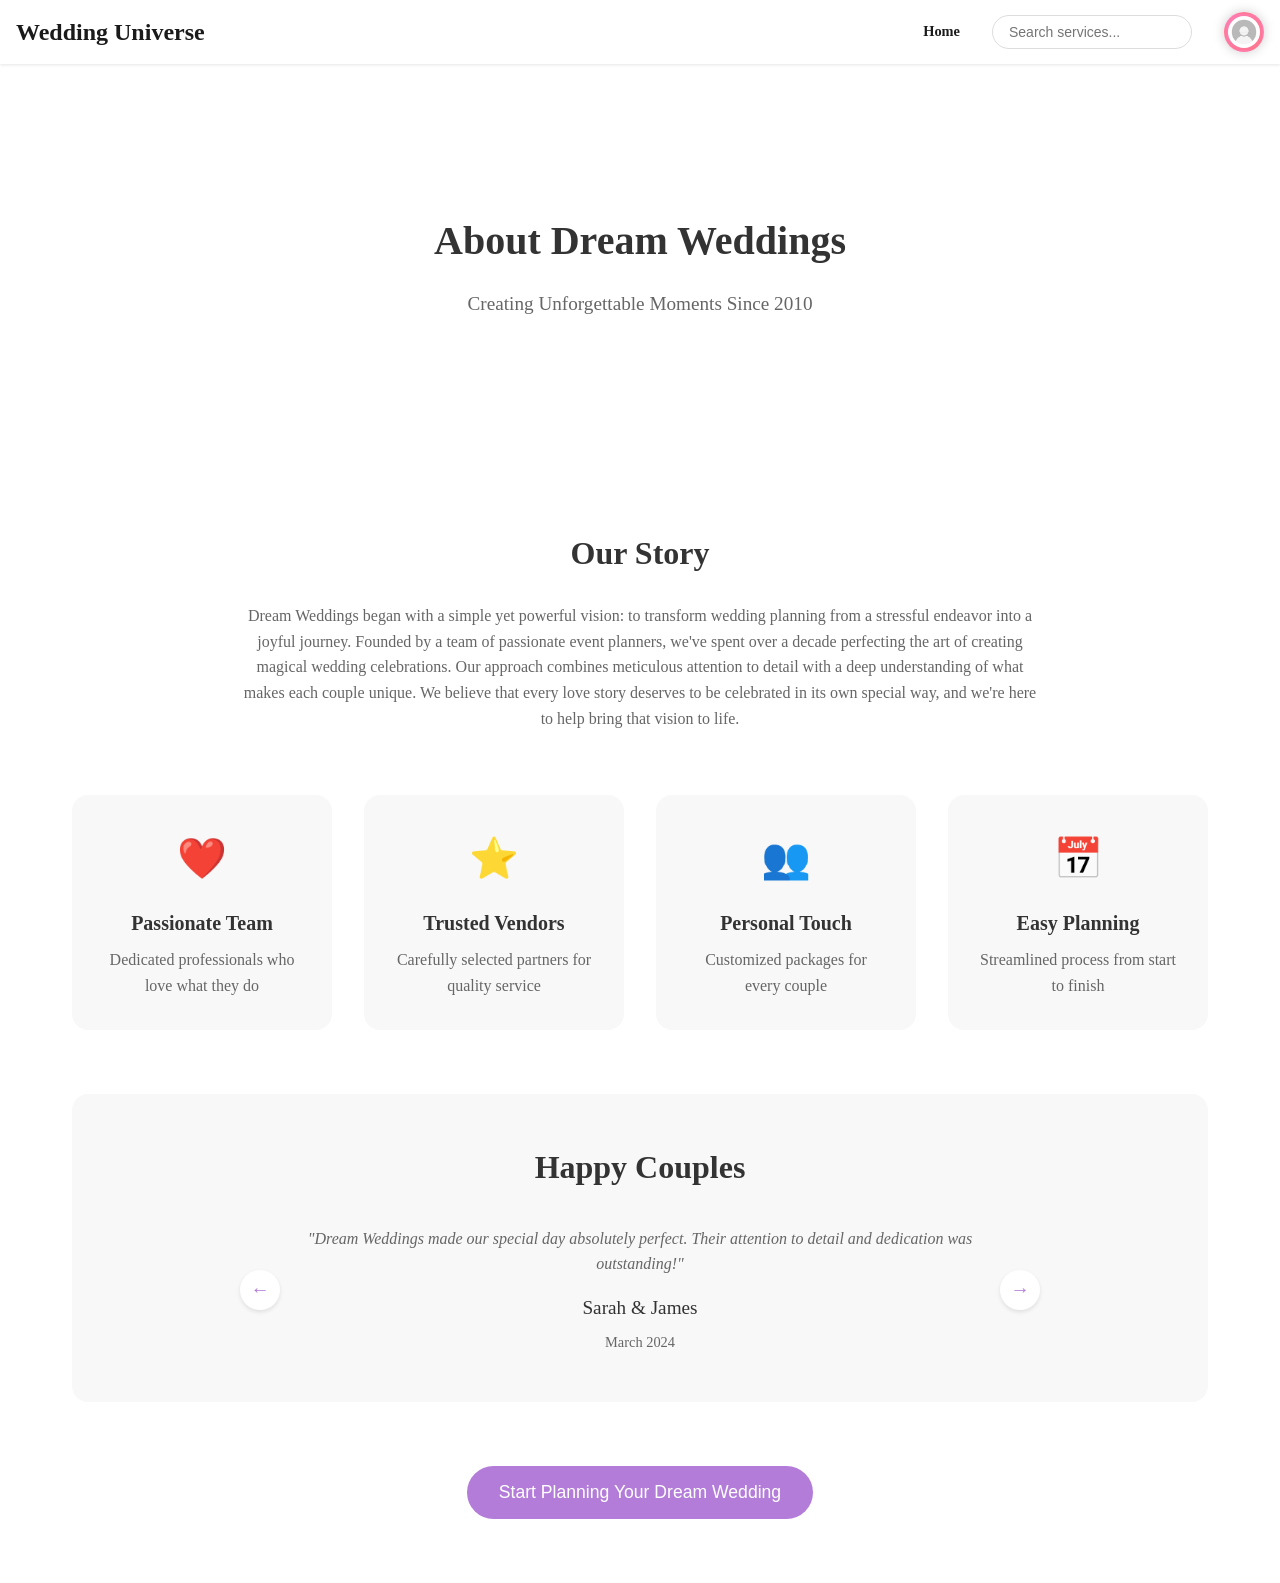
<file: CGP/target/CGP-1.0-SNAPSHOT/footer/Aboutus.html>
<!DOCTYPE html>
<html lang="en">
    <head>
        <meta charset="UTF-8" />
        <meta name="viewport" content="width=device-width, initial-scale=1.0" />
        <title>About Us - Dream Weddings</title>
        <link rel="stylesheet" href="about.css">
    </head>
    <body>
        <nav class="navbar">
            <div class="nav-container">
                <h1 class="logo">Wedding Universe</h1>
                <div class="nav-links">
                    <a href="../index.jsp" class="nav-link active">Home</a>
                    <div class="search-container">
                        <input type="text" placeholder="Search services..." class="search-input">
                        <i class="lucide lucide-search search-icon"></i>
                    </div>
                    <div class="profile-icon">
                        <img src="[data-uri]" alt="Profile" class="profile-image">
                    </div>
                </div>
            </div>
        </nav>
        <div class="container">
            <!-- Hero Banner -->
            <div class="hero-banner">
                <div class="hero-content">
                    <h1>About Dream Weddings</h1>
                    <p>Creating Unforgettable Moments Since 2010</p>
                </div>
            </div>

            <!-- Our Story Section -->
            <div class="main-content">
                <div class="story-section">
                    <h2>Our Story</h2>
                    <p>
                        Dream Weddings began with a simple yet powerful vision: to transform wedding planning from a stressful endeavor into a joyful journey. Founded by a team of passionate event planners, we've spent over a decade perfecting the art of creating magical wedding celebrations. Our approach combines meticulous attention to detail with a deep understanding of what makes each couple unique. We believe that every love story deserves to be celebrated in its own special way, and we're here to help bring that vision to life.
                    </p>
                </div>

                <!-- Why Choose Us Section -->
                <div class="features-grid">
                    <div class="feature-card">
                        <div class="icon">❤️</div>
                        <h3>Passionate Team</h3>
                        <p>Dedicated professionals who love what they do</p>
                    </div>
                    <div class="feature-card">
                        <div class="icon">⭐</div>
                        <h3>Trusted Vendors</h3>
                        <p>Carefully selected partners for quality service</p>
                    </div>
                    <div class="feature-card">
                        <div class="icon">👥</div>
                        <h3>Personal Touch</h3>
                        <p>Customized packages for every couple</p>
                    </div>
                    <div class="feature-card">
                        <div class="icon">📅</div>
                        <h3>Easy Planning</h3>
                        <p>Streamlined process from start to finish</p>
                    </div>
                </div>

                <!-- Testimonials Section -->
                <div class="testimonials-section">
                    <h2>Happy Couples</h2>
                    <div class="testimonial-slider">
                        <button id="prevButton" class="slider-button prev">←</button>
                        <div id="testimonialContent" class="testimonial-content">
                            <!-- Testimonial content will be inserted here by JavaScript -->
                        </div>
                        <button id="nextButton" class="slider-button next">→</button>
                    </div>
                </div>

                <!-- CTA Section -->
                <div class="cta-section">
                    <button class="cta-button">
                        Start Planning Your Dream Wedding
                    </button>
                </div>
            </div>
        </div>
        <script src="about.js"></script>
    </body>
</html>
</file>
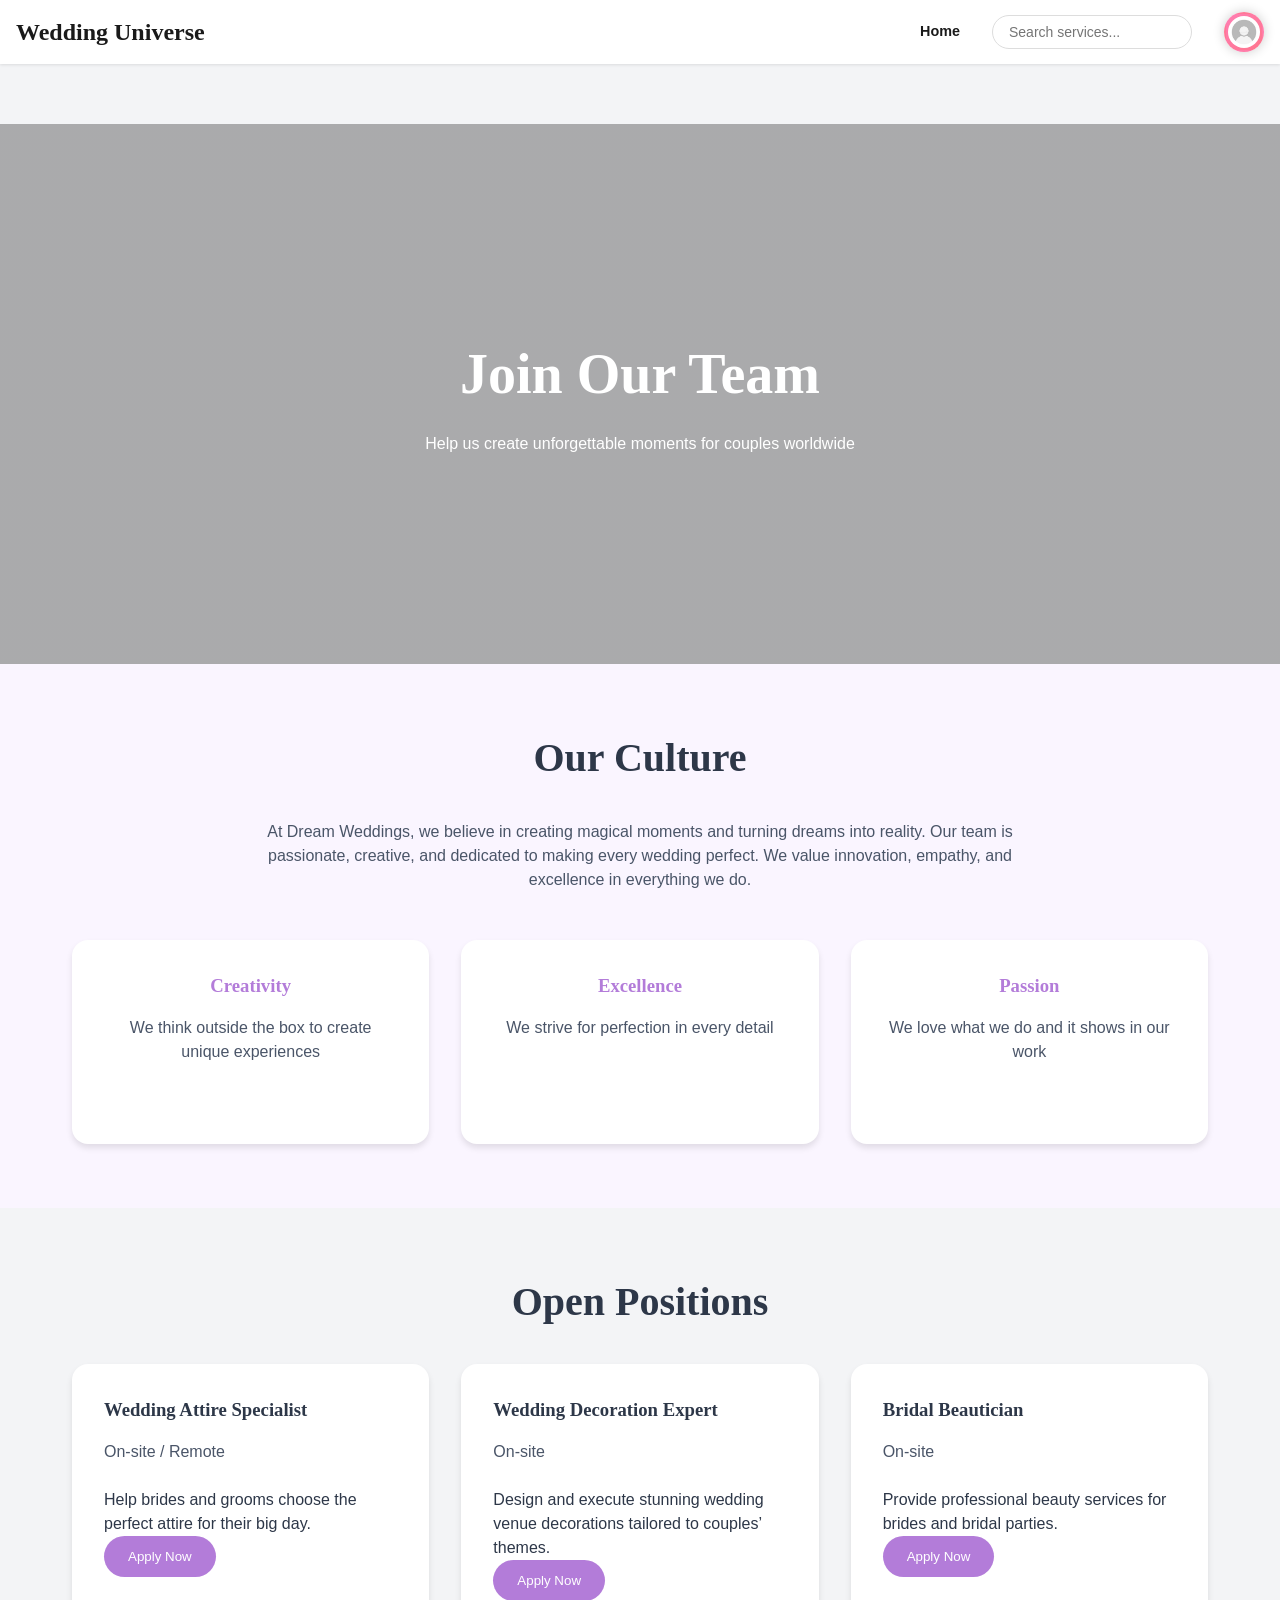
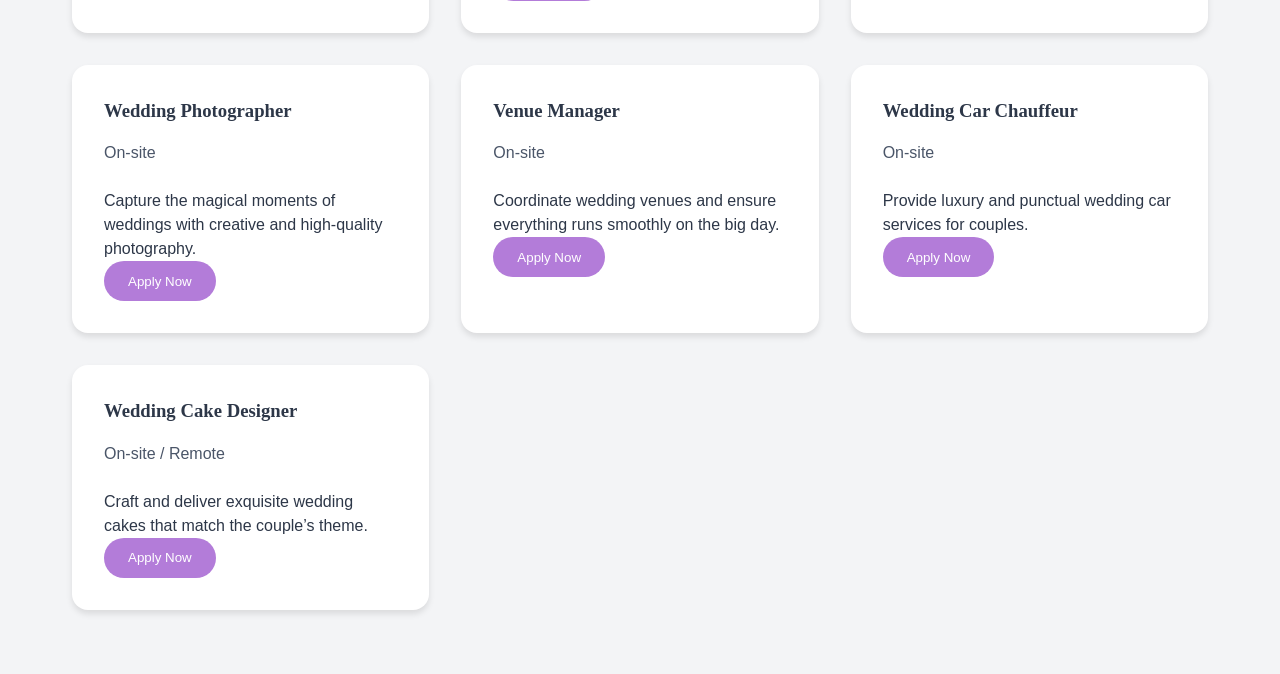
<file: CGP/target/CGP-1.0-SNAPSHOT/footer/Careers.html>
<!doctype html>
<html lang="en">
    <head>
        <meta charset="UTF-8" />
        <link rel="icon" type="image/svg+xml" href="/vite.svg" />
        <meta name="viewport" content="width=device-width, initial-scale=1.0" />
        <title>Careers - Dream Weddings</title>
        <link rel="stylesheet" href="careers.css">
    </head>
    <body>
        <nav class="navbar">
            <div class="nav-container">
                <h1 class="logo">Wedding Universe</h1>
                <div class="nav-links">
                    <a href="../index.jsp" class="nav-link active">Home</a>
                    <div class="search-container">
                        <input type="text" placeholder="Search services..." class="search-input">
                        <i class="lucide lucide-search search-icon"></i>
                    </div>
                    <div class="profile-icon">
                        <img src="[data-uri]" alt="Profile" class="profile-image">
                    </div>
                </div>
            </div>
        </nav>

        <main>
            <section class="hero">
                <div class="hero-content">
                    <h1>Join Our Team</h1>
                    <p>Help us create unforgettable moments for couples worldwide</p>
                </div>
            </section>

            <section class="culture">
                <div class="container">
                    <h2>Our Culture</h2>
                    <p>At Dream Weddings, we believe in creating magical moments and turning dreams into reality. Our team is passionate, creative, and dedicated to making every wedding perfect. We value innovation, empathy, and excellence in everything we do.</p>

                    <div class="values">
                        <div class="value-card">
                            <h3>Creativity</h3>
                            <p>We think outside the box to create unique experiences</p>
                        </div>
                        <div class="value-card">
                            <h3>Excellence</h3>
                            <p>We strive for perfection in every detail</p>
                        </div>
                        <div class="value-card">
                            <h3>Passion</h3>
                            <p>We love what we do and it shows in our work</p>
                        </div>
                    </div>
                </div>
            </section>

            <section class="open-positions">
                <div class="container">
                    <h2>Open Positions</h2>
                    <div id="positions" class="positions-grid">
                        <!-- Positions will be populated by JavaScript -->
                    </div>
                </div>
            </section>
        </main>

        <script type="module" src="careers.js"></script>
    </body>
</html>
</file>
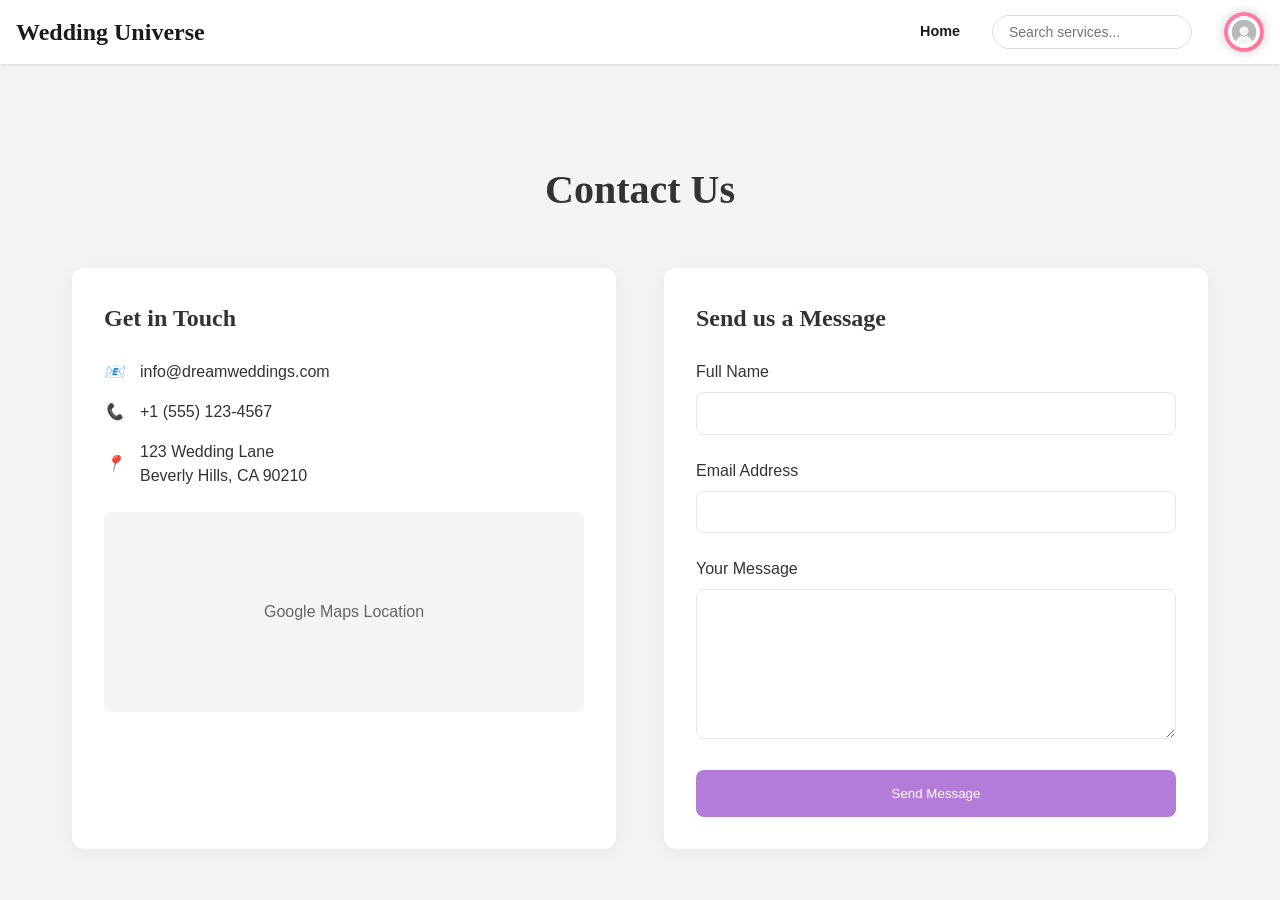
<file: CGP/target/CGP-1.0-SNAPSHOT/footer/Contactus.html>
<!doctype html>
<html>
    <head>
        <meta charset="UTF-8" />
        <link rel="icon" type="image/svg+xml" href="/vite.svg" />
        <meta name="viewport" content="width=device-width, initial-scale=1.0" />
        <title>Dream Weddings - Contact Us</title>
        <link rel="stylesheet" href="contact.css">
    </head>
    <body>
        <nav class="navbar">
            <div class="nav-container">
                <h1 class="logo">Wedding Universe</h1>
                <div class="nav-links">
                    <a href="../index.jsp" class="nav-link active">Home</a>
                    <div class="search-container">
                        <input type="text" placeholder="Search services..." class="search-input">
                        <i class="lucide lucide-search search-icon"></i>
                    </div>
                    <div class="profile-icon">
                        <img src="[data-uri]" alt="Profile" class="profile-image">
                    </div>
                </div>
            </div>
        </nav>
        <div class="container">
            <h1 class="page-title">Contact Us</h1>

            <div class="contact-grid">
                <div class="contact-info">
                    <h2 class="info-title">Get in Touch</h2>
                    <div class="info-item">
                        <i>📧</i>
                        <p>info@dreamweddings.com</p>
                    </div>
                    <div class="info-item">
                        <i>📞</i>
                        <p>+1 (555) 123-4567</p>
                    </div>
                    <div class="info-item">
                        <i>📍</i>
                        <p>123 Wedding Lane<br>Beverly Hills, CA 90210</p>
                    </div>
                    <div class="map-placeholder">
                        Google Maps Location
                    </div>
                </div>

                <div class="contact-form">
                    <h2 class="info-title">Send us a Message</h2>
                    <form id="contactForm">
                        <div class="form-group">
                            <label class="form-label" for="name">Full Name</label>
                            <input type="text" id="name" class="form-input" required>
                        </div>

                        <div class="form-group">
                            <label class="form-label" for="email">Email Address</label>
                            <input type="email" id="email" class="form-input" required>
                        </div>

                        <div class="form-group">
                            <label class="form-label" for="message">Your Message</label>
                            <textarea id="message" class="form-textarea" required></textarea>
                        </div>

                        <button type="submit" class="submit-btn">Send Message</button>
                    </form>
                </div>
            </div>
        </div>
        <div id="app"></div>
        <script type="module" src="contact.js"></script>
    </body>
</html>
</file>
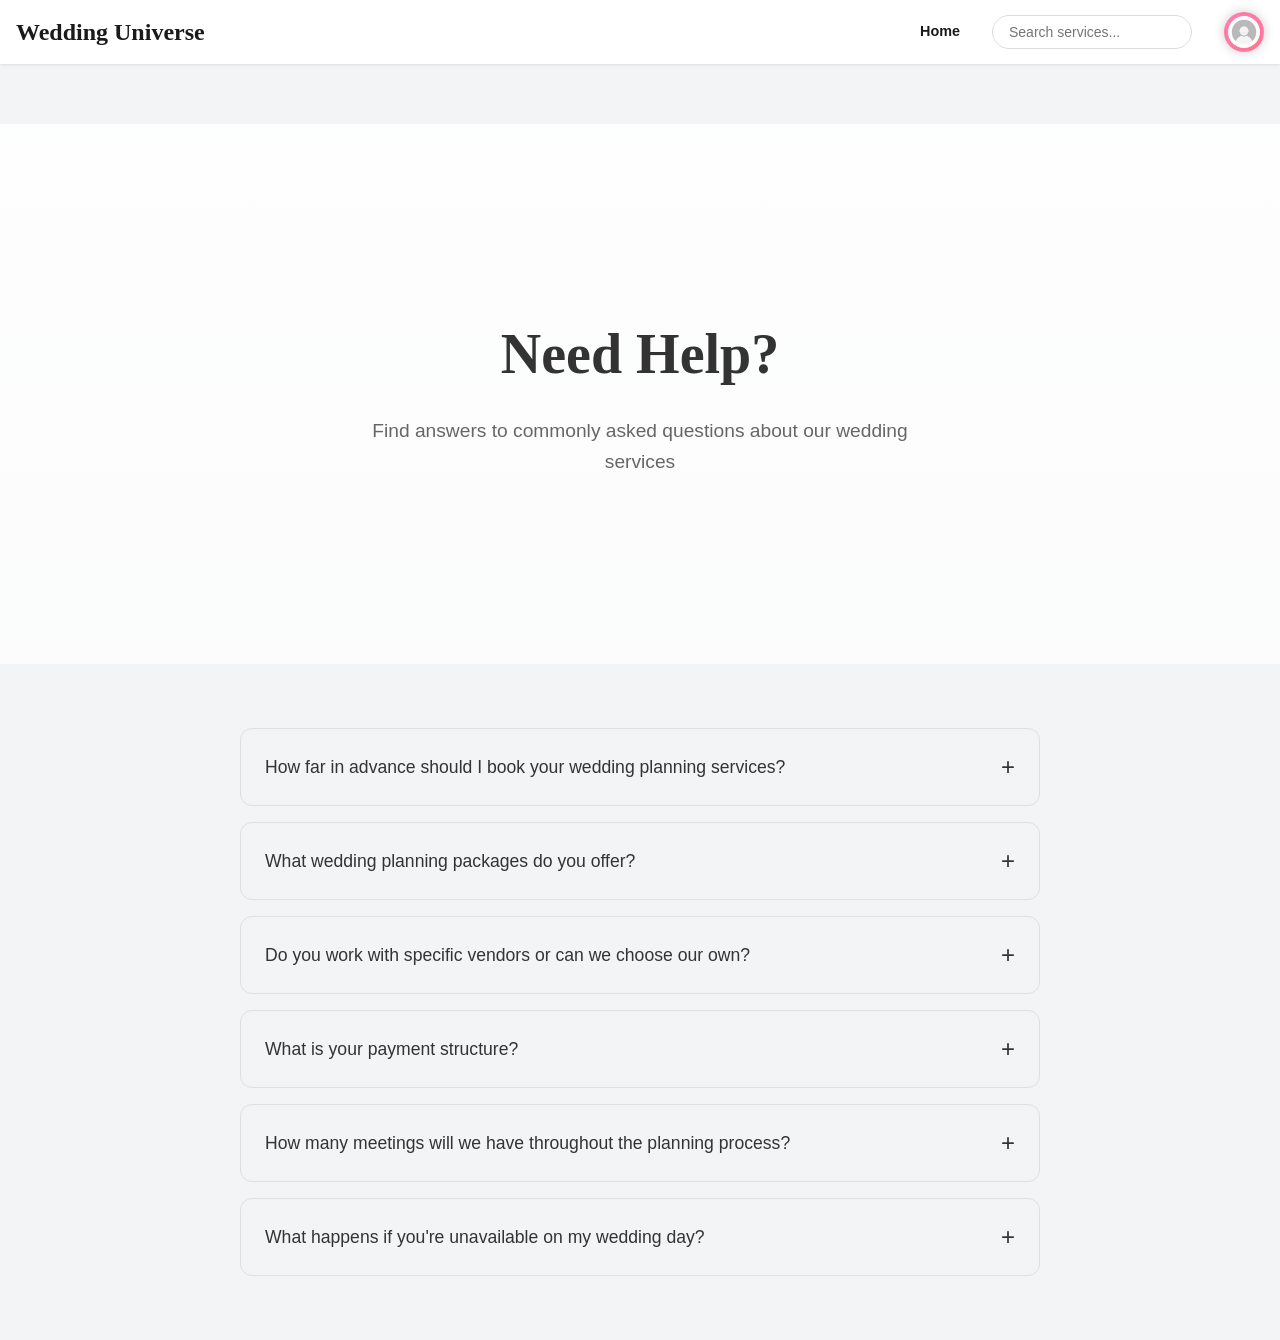
<file: CGP/target/CGP-1.0-SNAPSHOT/footer/FAQ.html>
<!doctype html>
<html lang="en">
  <head>
    <meta charset="UTF-8" />
    <link rel="icon" type="image/svg+xml" href="/vite.svg" />
    <meta name="viewport" content="width=device-width, initial-scale=1.0" />
    <title>FAQ - Dream Weddings</title>
    <link rel="stylesheet" href="FAQ.css">
  </head>
  <body>
        <nav class="navbar">
            <div class="nav-container">
                <h1 class="logo">Wedding Universe</h1>
                <div class="nav-links">
                    <a href="../index.jsp" class="nav-link active">Home</a>
                    <div class="search-container">
                        <input type="text" placeholder="Search services..." class="search-input">
                        <i class="lucide lucide-search search-icon"></i>
                    </div>
                    <div class="profile-icon">
                        <img src="[data-uri]" alt="Profile" class="profile-image">
                    </div>
                </div>
            </div>
        </nav>

    <header class="hero">
      <div class="hero-content">
        <h1>Need Help?</h1>
        <p>Find answers to commonly asked questions about our wedding services</p>
      </div>
    </header>

    <main class="faq-section">
      <div class="container">
        <div class="faq-list">
          <div class="faq-item">
            <button class="faq-question">
              How far in advance should I book your wedding planning services?
              <span class="icon">+</span>
            </button>
            <div class="faq-answer">
              <p>We recommend booking our services 12-18 months before your wedding date. This gives us ample time to plan and coordinate all aspects of your special day. However, we also accommodate shorter timelines when possible.</p>
            </div>
          </div>

          <div class="faq-item">
            <button class="faq-question">
              What wedding planning packages do you offer?
              <span class="icon">+</span>
            </button>
            <div class="faq-answer">
              <p>We offer three main packages: Full Service Planning, Partial Planning, and Month-of Coordination. Each package can be customized to meet your specific needs and budget.</p>
            </div>
          </div>

          <div class="faq-item">
            <button class="faq-question">
              Do you work with specific vendors or can we choose our own?
              <span class="icon">+</span>
            </button>
            <div class="faq-answer">
              <p>While we have a network of trusted vendors, you're welcome to choose your own. We're happy to work with any professional vendors that align with your vision and budget.</p>
            </div>
          </div>

          <div class="faq-item">
            <button class="faq-question">
              What is your payment structure?
              <span class="icon">+</span>
            </button>
            <div class="faq-answer">
              <p>We require a 25% deposit to secure your date, with the remaining balance split into manageable installments leading up to your wedding day. We accept various payment methods for your convenience.</p>
            </div>
          </div>

          <div class="faq-item">
            <button class="faq-question">
              How many meetings will we have throughout the planning process?
              <span class="icon">+</span>
            </button>
            <div class="faq-answer">
              <p>The number of meetings varies by package, but typically includes an initial consultation, regular planning sessions, vendor meetings, and final detail reviews. We're also available via email and phone throughout the process.</p>
            </div>
          </div>

          <div class="faq-item">
            <button class="faq-question">
              What happens if you're unavailable on my wedding day?
              <span class="icon">+</span>
            </button>
            <div class="faq-answer">
              <p>We have a team of experienced coordinators and always have a backup planner familiar with your wedding details. You can rest assured that your day will be in capable hands.</p>
            </div>
          </div>
        </div>
      </div>
    </main>

    <script type="module" src="FAQ.js"></script>
  </body>
</html>
</file>
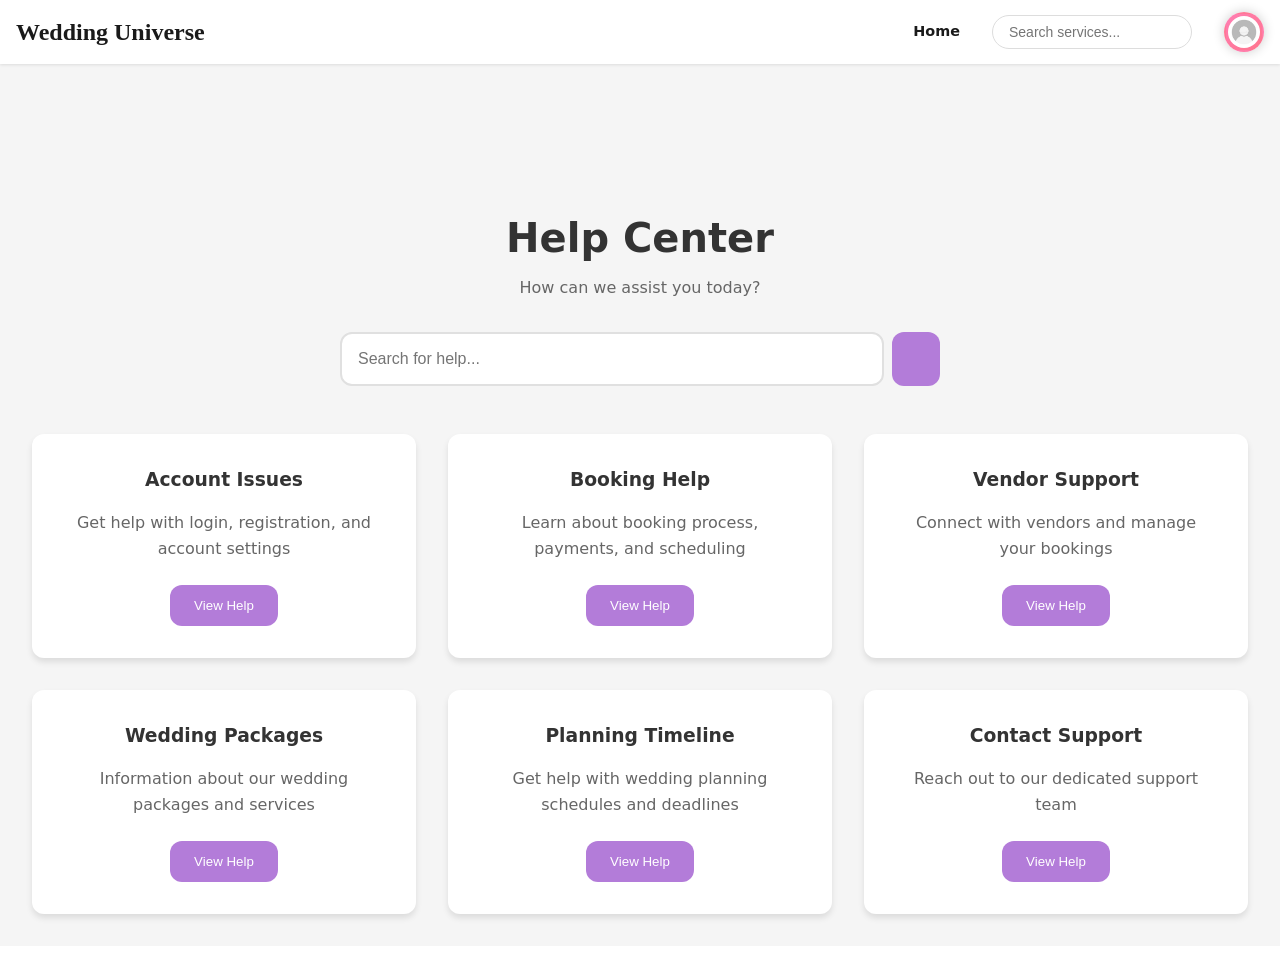
<file: CGP/target/CGP-1.0-SNAPSHOT/footer/Helpcenter.html>
<!doctype html>
<html lang="en">
    <head>
        <meta charset="UTF-8" />
        <link rel="icon" type="image/svg+xml" href="/vite.svg" />
        <meta name="viewport" content="width=device-width, initial-scale=1.0" />
        <title>Help Center - Dream Weddings</title>
        <link rel="stylesheet" href="help.css">
    </head>
    <body>
        <nav class="navbar">
            <div class="nav-container">
                <h1 class="logo">Wedding Universe</h1>
                <div class="nav-links">
                    <a href="../index.jsp" class="nav-link active">Home</a>
                    <div class="search-container">
                        <input type="text" placeholder="Search services..." class="search-input">
                        <i class="lucide lucide-search search-icon"></i>
                    </div>
                    <div class="profile-icon">
                        <img src="[data-uri]" alt="Profile" class="profile-image">
                    </div>
                </div>
            </div>
        </nav>

        <div id="app">
            <div class="help-center">
                <h1>Help Center</h1>
                <p class="subtitle">How can we assist you today?</p>

                <div class="search2-container">
                    <input type="text" id="search2Help" placeholder="Search for help...">
                    <button class="search2-button">
                        <i class="fas fa-search"></i>
                    </button>
                </div>

                <div class="help-categories">
                    <div class="help-card">
                        <i class="fas fa-user-circle"></i>
                        <h3>Account Issues</h3>
                        <p>Get help with login, registration, and account settings</p>
                        <button class="view-help-btn">View Help</button>
                    </div>

                    <div class="help-card">
                        <i class="fas fa-calendar-check"></i>
                        <h3>Booking Help</h3>
                        <p>Learn about booking process, payments, and scheduling</p>
                        <button class="view-help-btn">View Help</button>
                    </div>

                    <div class="help-card">
                        <i class="fas fa-store"></i>
                        <h3>Vendor Support</h3>
                        <p>Connect with vendors and manage your bookings</p>
                        <button class="view-help-btn">View Help</button>
                    </div>

                    <div class="help-card">
                        <i class="fas fa-gift"></i>
                        <h3>Wedding Packages</h3>
                        <p>Information about our wedding packages and services</p>
                        <button class="view-help-btn">View Help</button>
                    </div>

                    <div class="help-card">
                        <i class="fas fa-clock"></i>
                        <h3>Planning Timeline</h3>
                        <p>Get help with wedding planning schedules and deadlines</p>
                        <button class="view-help-btn">View Help</button>
                    </div>

                    <div class="help-card">
                        <i class="fas fa-phone"></i>
                        <h3>Contact Support</h3>
                        <p>Reach out to our dedicated support team</p>
                        <button class="view-help-btn">View Help</button>
                    </div>
                </div>
            </div>
        </div>
        <script type="module" src="help.js"></script>
    </body>
</html>
</file>
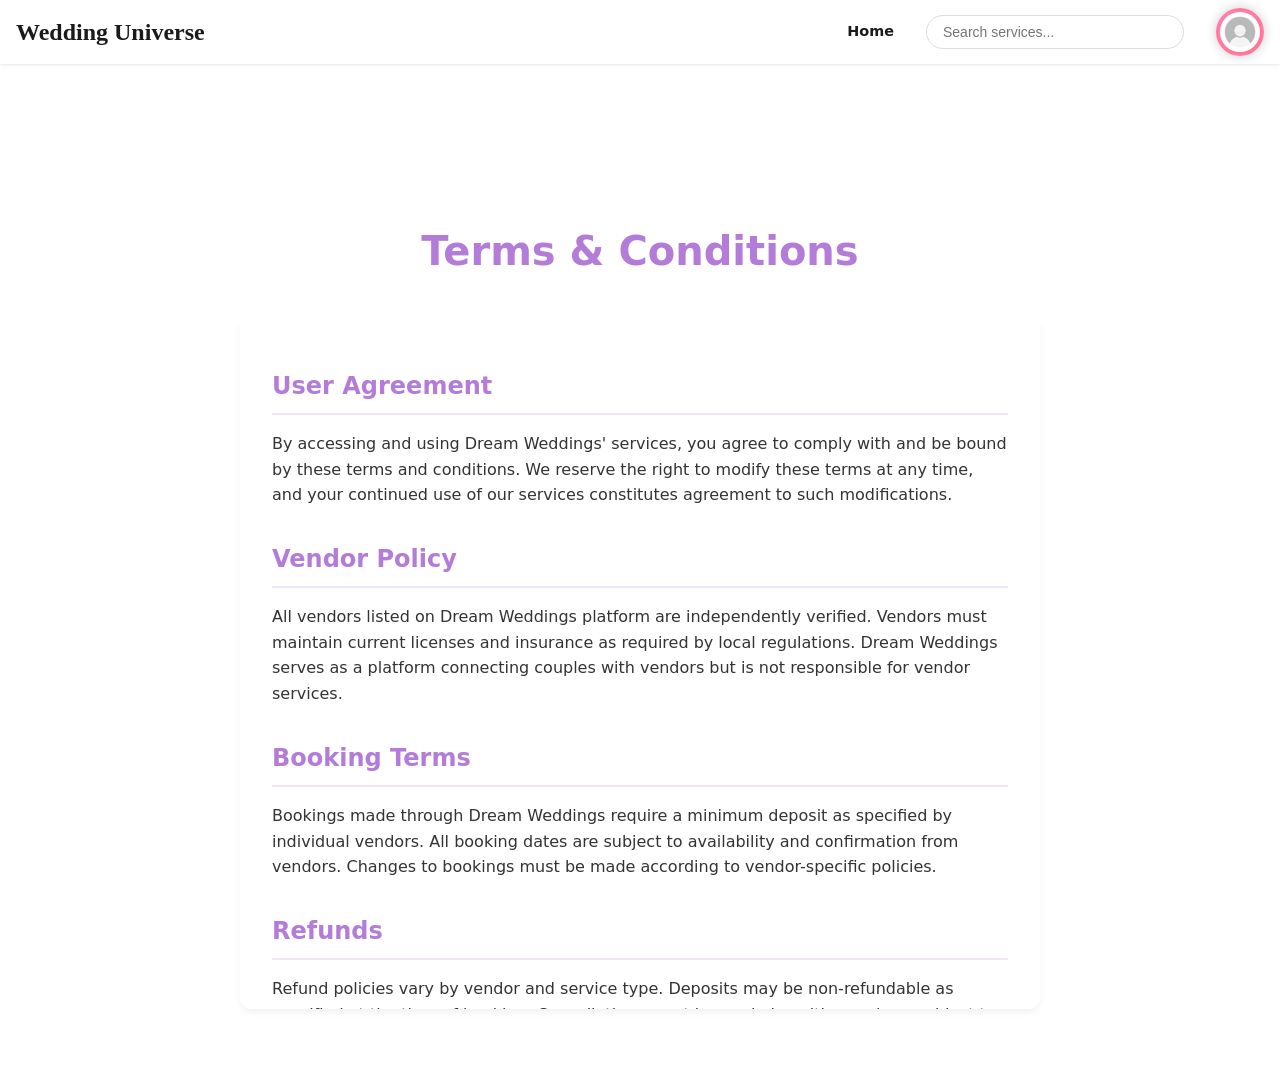
<file: CGP/target/CGP-1.0-SNAPSHOT/footer/TOS.html>
<!doctype html>
<html lang="en">
    <head>
        <meta charset="UTF-8" />
        <link rel="icon" type="image/svg+xml" href="/vite.svg" />
        <link rel="stylesheet" href="TOS.css">
        <meta name="viewport" content="width=device-width, initial-scale=1.0" />
        <title>Terms & Conditions - Dream Weddings</title>
    </head>
    <body>
        <nav class="navbar">
            <div class="nav-container">
                <h1 class="logo">Wedding Universe</h1>
                <div class="nav-links">
                    <a href="../index.jsp" class="nav-link active">Home</a>
                    <div class="search-container">
                        <input type="text" placeholder="Search services..." class="search-input">
                        <i class="lucide lucide-search search-icon"></i>
                    </div>
                    <div class="profile-icon">
                        <img src="[data-uri]" alt="Profile" class="profile-image">
                    </div>
                </div>
            </div>
        </nav>

        <div class="terms-container">
            <h1>Terms & Conditions</h1>

            <div class="terms-content">
                <section>
                    <h2>User Agreement</h2>
                    <p>By accessing and using Dream Weddings' services, you agree to comply with and be bound by these terms and conditions. We reserve the right to modify these terms at any time, and your continued use of our services constitutes agreement to such modifications.</p>
                </section>

                <section>
                    <h2>Vendor Policy</h2>
                    <p>All vendors listed on Dream Weddings platform are independently verified. Vendors must maintain current licenses and insurance as required by local regulations. Dream Weddings serves as a platform connecting couples with vendors but is not responsible for vendor services.</p>
                </section>

                <section>
                    <h2>Booking Terms</h2>
                    <p>Bookings made through Dream Weddings require a minimum deposit as specified by individual vendors. All booking dates are subject to availability and confirmation from vendors. Changes to bookings must be made according to vendor-specific policies.</p>
                </section>

                <section>
                    <h2>Refunds</h2>
                    <p>Refund policies vary by vendor and service type. Deposits may be non-refundable as specified at the time of booking. Cancellations must be made in writing and are subject to individual vendor policies. Dream Weddings platform fees are non-refundable.</p>
                </section>
            </div>
        </div>

        <script type="module" src="TOS.js"></script>
    </body>
</html>
</file>
<file: CGP/target/CGP-1.0-SNAPSHOT/footer/about.css>
/* Reset and base styles */
* {
    margin: 0;
    padding: 0;
    box-sizing: border-box;
}

body {
    font-family: 'Georgia', serif;
    line-height: 1.6;
    color: #333;
    background: white;
}

.container {
    min-height: 100vh;
}
/* Navigation */
.navbar {
    background-color: white;
    box-shadow: 0 1px 3px rgba(0, 0, 0, 0.1);
    position: sticky;
    top: 0;
    z-index: 1000;
}

.nav-container {
    max-width: 1280px;
    margin: 0 auto;
    padding: 0 1rem;
    height: 4rem;
    display: flex;
    justify-content: space-between;
    align-items: center;
}

.logo {
    font-family: serif;
    font-size: 1.5rem;
    color: #1a1a1a;
}

.nav-links {
    display: flex;
    align-items: center;
    gap: 2rem;
}

.nav-link {
    color: #666;
    text-decoration: none;
    transition: color 0.2s;
    font-size: 0.9rem;
}

.nav-link:hover, .nav-link.active {
    color: #1a1a1a;
}

.nav-link.active {
    font-weight: 600;
}

.search-container {
    position: relative;
}

.search-input {
    padding: 0.5rem 2.5rem 0.5rem 1rem;
    border: 1px solid #ddd;
    border-radius: 9999px;
    font-size: 0.875rem;
    outline: none;
    transition: all 0.2s;
    width: 200px;
}

.search-input:focus {
    border-color: #9333ea;
    box-shadow: 0 0 0 2px rgba(147, 51, 234, 0.2);
}

.search-icon {
    position: absolute;
    right: 0.75rem;
    top: 50%;
    transform: translateY(-50%);
    color: #666;
    width: 1rem;
    height: 1rem;
}

.profile-icon {
    width: 2.5rem;
    height: 2.5rem;
    border-radius: 50%;
    overflow: hidden;
    border: 2px solid transparent; /* Transparent border to allow gradient */
    background: linear-gradient(135deg, #ff7eb3, #ff758c); /* Gradient border */
    padding: 2px; /* Space for the border effect */
    box-shadow: 0 0 12px rgba(0, 0, 0, 0.2); /* Soft shadow */
    position: relative;
    transition: transform 0.2s ease, box-shadow 0.2s ease;
}

.profile-icon::before {
    content: "";
    position: absolute;
    top: 0;
    left: 0;
    right: 0;
    bottom: 0;
    border-radius: 50%;
    background: rgba(0, 0, 0, 0.1); /* Soft overlay effect */
    opacity: 0;
    transition: opacity 0.2s ease;
}

.profile-image {
    width: 100%;
    height: 100%;
    object-fit: cover;
    border-radius: 50%;
}

/* Hover Effects */
.profile-icon:hover {
    transform: scale(1.1) rotate(3deg); /* Slight enlarge and rotation */
    box-shadow: 0 0 16px rgba(0, 0, 0, 0.3);
}

.profile-icon:hover::before {
    opacity: 1; /* Show overlay on hover */
}

/* Hero Banner */
.hero-banner {
    height: 400px;
    background-image: linear-gradient(rgba(255, 255, 255, 0.8), rgba(255, 255, 255, 0.8)),
        url('https://images.unsplash.com/photo-1519225421980-715cb0215aed?ixlib=rb-1.2.1&auto=format&fit=crop&w=2000&q=80');
    background-size: cover;
    background-position: center;
    display: flex;
    align-items: center;
    justify-content: center;
}

.hero-content {
    text-align: center;
}

.hero-content h1 {
    font-size: 2.5rem;
    margin-bottom: 1rem;
    color: #333;
}

.hero-content p {
    font-size: 1.2rem;
    color: #666;
}

/* Main Content */
.main-content {
    max-width: 1200px;
    margin: 0 auto;
    padding: 4rem 2rem;
}

/* Story Section */
.story-section {
    text-align: center;
    margin-bottom: 4rem;
}

.story-section h2 {
    font-size: 2rem;
    margin-bottom: 1.5rem;
    color: #333;
}

.story-section p {
    color: #666;
    max-width: 800px;
    margin: 0 auto;
}

/* Features Grid */
.features-grid {
    display: grid;
    grid-template-columns: repeat(auto-fit, minmax(250px, 1fr));
    gap: 2rem;
    margin-bottom: 4rem;
}

.feature-card {
    background: #f8f8f8;
    padding: 2rem;
    border-radius: 1rem;
    text-align: center;
    transition: box-shadow 0.3s ease;
}

.feature-card:hover {
    box-shadow: 0 10px 15px -3px rgba(0, 0, 0, 0.1);
}

.feature-card .icon {
    font-size: 2.5rem;
    margin-bottom: 1rem;
}

.feature-card h3 {
    font-size: 1.25rem;
    margin-bottom: 0.5rem;
    color: #333;
}

.feature-card p {
    color: #666;
}

/* Testimonials Section */
.testimonials-section {
    background: #f8f8f8;
    padding: 3rem;
    border-radius: 1rem;
    margin-bottom: 4rem;
}

.testimonials-section h2 {
    text-align: center;
    font-size: 2rem;
    margin-bottom: 2rem;
}

.testimonial-slider {
    position: relative;
    max-width: 800px;
    margin: 0 auto;
}

.testimonial-content {
    text-align: center;
    padding: 0 4rem;
}

.slider-button {
    position: absolute;
    top: 50%;
    transform: translateY(-50%);
    background: white;
    border: none;
    width: 40px;
    height: 40px;
    border-radius: 50%;
    cursor: pointer;
    box-shadow: 0 2px 4px rgba(0, 0, 0, 0.1);
    font-size: 1.2rem;
    color: #B37CD9;
}

.slider-button:hover {
    background: #f0f0f0;
}

.slider-button.prev {
    left: 0;
}

.slider-button.next {
    right: 0;
}

/* CTA Section */
.cta-section {
    text-align: center;
}

.cta-button {
    background: #B37CD9;
    color: white;
    border: none;
    padding: 1rem 2rem;
    border-radius: 2rem;
    font-size: 1.1rem;
    cursor: pointer;
    transition: background-color 0.3s ease;
}

.cta-button:hover {
    background: #9B5EC1;
}

/* Responsive Design */
@media (max-width: 768px) {
    .hero-content h1 {
        font-size: 2rem;
    }

    .main-content {
        padding: 2rem 1rem;
    }

    .testimonial-content {
        padding: 0 3rem;
    }
}
</file>
<file: CGP/target/CGP-1.0-SNAPSHOT/footer/careers.css>
:root {
    --primary: #B37CD9;
    --text-primary: #2D3748;
    --text-secondary: #4A5568;
    --background: #F3F4F6;
    --card-shadow: 0 4px 6px rgba(0, 0, 0, 0.1);

    font-family: 'Inter', sans-serif;
    line-height: 1.5;
    font-weight: 400;
    color: var(--text-primary);
    background-color: var(--background);
}

* {
    margin: 0;
    padding: 0;
    box-sizing: border-box;
}

body {
    min-height: 100vh;
}

/* Navigation */
.navbar {
    background-color: white;
    box-shadow: 0 1px 3px rgba(0, 0, 0, 0.1);
    position: sticky;
    top: 0;
    z-index: 1000;
}

.nav-container {
    max-width: 1280px;
    margin: 0 auto;
    padding: 0 1rem;
    height: 4rem;
    display: flex;
    justify-content: space-between;
    align-items: center;
}

.logo {
    font-family: serif;
    font-size: 1.5rem;
    color: #1a1a1a;
}

.nav-links {
    display: flex;
    align-items: center;
    gap: 2rem;
}

.nav-link {
    color: #666;
    text-decoration: none;
    transition: color 0.2s;
    font-size: 0.9rem;
}

.nav-link:hover, .nav-link.active {
    color: #1a1a1a;
}

.nav-link.active {
    font-weight: 600;
}

.search-container {
    position: relative;
}

.search-input {
    padding: 0.5rem 2.5rem 0.5rem 1rem;
    border: 1px solid #ddd;
    border-radius: 9999px;
    font-size: 0.875rem;
    outline: none;
    transition: all 0.2s;
    width: 200px;
}

.search-input:focus {
    border-color: #9333ea;
    box-shadow: 0 0 0 2px rgba(147, 51, 234, 0.2);
}

.search-icon {
    position: absolute;
    right: 0.75rem;
    top: 50%;
    transform: translateY(-50%);
    color: #666;
    width: 1rem;
    height: 1rem;
}

.profile-icon {
    width: 2.5rem;
    height: 2.5rem;
    border-radius: 50%;
    overflow: hidden;
    border: 2px solid transparent; /* Transparent border to allow gradient */
    background: linear-gradient(135deg, #ff7eb3, #ff758c); /* Gradient border */
    padding: 2px; /* Space for the border effect */
    box-shadow: 0 0 12px rgba(0, 0, 0, 0.2); /* Soft shadow */
    position: relative;
    transition: transform 0.2s ease, box-shadow 0.2s ease;
}

.profile-icon::before {
    content: "";
    position: absolute;
    top: 0;
    left: 0;
    right: 0;
    bottom: 0;
    border-radius: 50%;
    background: rgba(0, 0, 0, 0.1); /* Soft overlay effect */
    opacity: 0;
    transition: opacity 0.2s ease;
}

.profile-image {
    width: 100%;
    height: 100%;
    object-fit: cover;
    border-radius: 50%;
}

/* Hover Effects */
.profile-icon:hover {
    transform: scale(1.1) rotate(3deg); /* Slight enlarge and rotation */
    box-shadow: 0 0 16px rgba(0, 0, 0, 0.3);
}

.profile-icon:hover::before {
    opacity: 1; /* Show overlay on hover */
}

.hero {
    height: 60vh;
    background: linear-gradient(rgba(0, 0, 0, 0.3), rgba(0, 0, 0, 0.3)),
        url('https://images.unsplash.com/photo-1519225421980-715cb0215aed?ixlib=rb-1.2.1&auto=format&fit=crop&w=1350&q=80');
    background-size: cover;
    background-position: center;
    display: flex;
    align-items: center;
    justify-content: center;
    text-align: center;
    color: white;
    margin-top: 60px;
}

.hero-content {
    padding: 2rem;
}

.hero h1 {
    font-family: 'Playfair Display', serif;
    font-size: 3.5rem;
    margin-bottom: 1rem;
}

.container {
    max-width: 1200px;
    margin: 0 auto;
    padding: 4rem 2rem;
}

h2 {
    font-family: 'Playfair Display', serif;
    font-size: 2.5rem;
    margin-bottom: 2rem;
    text-align: center;
}

.culture {
    background-color: #faf5ff;
}

.culture p {
    text-align: center;
    max-width: 800px;
    margin: 0 auto 3rem;
    color: var(--text-secondary);
}

.values {
    display: grid;
    grid-template-columns: repeat(auto-fit, minmax(250px, 1fr));
    gap: 2rem;
    margin-top: 3rem;
}

.value-card {
    background: white;
    padding: 2rem;
    border-radius: 1rem;
    box-shadow: var(--card-shadow);
    text-align: center;
}

.value-card h3 {
    color: var(--primary);
    margin-bottom: 1rem;
    font-family: 'Playfair Display', serif;
}

.positions-grid {
    display: grid;
    grid-template-columns: repeat(auto-fit, minmax(300px, 1fr));
    gap: 2rem;
    margin-top: 2rem;
}

.position-card {
    background: white;
    padding: 2rem;
    border-radius: 1rem;
    box-shadow: var(--card-shadow);
}

.position-card h3 {
    font-family: 'Playfair Display', serif;
    margin-bottom: 1rem;
}

.position-location {
    color: var(--text-secondary);
    margin-bottom: 1.5rem;
}

.apply-btn {
    background-color: var(--primary);
    color: white;
    border: none;
    padding: 0.8rem 1.5rem;
    border-radius: 2rem;
    cursor: pointer;
    font-weight: 500;
    transition: transform 0.2s ease;
}

.apply-btn:hover {
    transform: translateY(-2px);
}

@media (max-width: 768px) {
    .nav-links {
        display: none;
    }

    .hero h1 {
        font-size: 2.5rem;
    }

    .container {
        padding: 2rem 1rem;
    }

    .values {
        grid-template-columns: 1fr;
    }
}
</file>
<file: CGP/target/CGP-1.0-SNAPSHOT/footer/contact.css>
:root {
  --primary-color: #B37CD9;
  --text-color: #333333;
  --background-color: #F3F4F6;
  --border-color: #e5e5e5;
  
  font-family: 'Raleway', sans-serif;
  line-height: 1.5;
  font-weight: 400;
  color: var(--text-color);
  background-color: var(--background-color);
}

* {
  margin: 0;
  padding: 0;
  box-sizing: border-box;
}

body {
  min-height: 100vh;
}

/* Navigation */
.navbar {
    background-color: white;
    box-shadow: 0 1px 3px rgba(0, 0, 0, 0.1);
    position: sticky;
    top: 0;
    z-index: 1000;
}

.nav-container {
    max-width: 1280px;
    margin: 0 auto;
    padding: 0 1rem;
    height: 4rem;
    display: flex;
    justify-content: space-between;
    align-items: center;
}

.logo {
    font-family: serif;
    font-size: 1.5rem;
    color: #1a1a1a;
}

.nav-links {
    display: flex;
    align-items: center;
    gap: 2rem;
}

.nav-link {
    color: #666;
    text-decoration: none;
    transition: color 0.2s;
    font-size: 0.9rem;
}

.nav-link:hover, .nav-link.active {
    color: #1a1a1a;
}

.nav-link.active {
    font-weight: 600;
}

.search-container {
    position: relative;
}

.search-input {
    padding: 0.5rem 2.5rem 0.5rem 1rem;
    border: 1px solid #ddd;
    border-radius: 9999px;
    font-size: 0.875rem;
    outline: none;
    transition: all 0.2s;
    width: 200px;
}

.search-input:focus {
    border-color: #9333ea;
    box-shadow: 0 0 0 2px rgba(147, 51, 234, 0.2);
}

.search-icon {
    position: absolute;
    right: 0.75rem;
    top: 50%;
    transform: translateY(-50%);
    color: #666;
    width: 1rem;
    height: 1rem;
}

.profile-icon {
    width: 2.5rem;
    height: 2.5rem;
    border-radius: 50%;
    overflow: hidden;
    border: 2px solid transparent; /* Transparent border to allow gradient */
    background: linear-gradient(135deg, #ff7eb3, #ff758c); /* Gradient border */
    padding: 2px; /* Space for the border effect */
    box-shadow: 0 0 12px rgba(0, 0, 0, 0.2); /* Soft shadow */
    position: relative;
    transition: transform 0.2s ease, box-shadow 0.2s ease;
}

.profile-icon::before {
    content: "";
    position: absolute;
    top: 0;
    left: 0;
    right: 0;
    bottom: 0;
    border-radius: 50%;
    background: rgba(0, 0, 0, 0.1); /* Soft overlay effect */
    opacity: 0;
    transition: opacity 0.2s ease;
}

.profile-image {
    width: 100%;
    height: 100%;
    object-fit: cover;
    border-radius: 50%;
}

/* Hover Effects */
.profile-icon:hover {
    transform: scale(1.1) rotate(3deg); /* Slight enlarge and rotation */
    box-shadow: 0 0 16px rgba(0, 0, 0, 0.3);
}

.profile-icon:hover::before {
    opacity: 1; /* Show overlay on hover */
}
.container {
  max-width: 1200px;
  margin: 6rem auto 2rem;
  padding: 0 2rem;
}

.page-title {
  font-family: 'Playfair Display', serif;
  font-size: 2.5rem;
  text-align: center;
  margin-bottom: 2rem;
  color: var(--text-color);
}

.contact-grid {
  display: grid;
  grid-template-columns: 1fr 1fr;
  gap: 3rem;
  margin-top: 3rem;
}

.contact-info {
  background: white;
  padding: 2rem;
  border-radius: 12px;
  box-shadow: 0 4px 20px rgba(0, 0, 0, 0.05);
}

.info-title {
  font-family: 'Playfair Display', serif;
  font-size: 1.5rem;
  margin-bottom: 1.5rem;
}

.info-item {
  margin-bottom: 1rem;
  display: flex;
  align-items: center;
  gap: 1rem;
}

.info-item i {
  color: var(--primary-color);
}

.map-placeholder {
  width: 100%;
  height: 200px;
  background: #f5f5f5;
  border-radius: 8px;
  margin-top: 1.5rem;
  display: flex;
  align-items: center;
  justify-content: center;
  color: #666;
}

.contact-form {
  background: white;
  padding: 2rem;
  border-radius: 12px;
  box-shadow: 0 4px 20px rgba(0, 0, 0, 0.05);
}

.form-group {
  margin-bottom: 1.5rem;
}

.form-label {
  display: block;
  margin-bottom: 0.5rem;
  font-weight: 500;
}

.form-input,
.form-textarea {
  width: 100%;
  padding: 0.8rem;
  border: 1px solid var(--border-color);
  border-radius: 8px;
  font-family: 'Raleway', sans-serif;
  transition: border-color 0.3s;
}

.form-input:focus,
.form-textarea:focus {
  outline: none;
  border-color: var(--primary-color);
}

.form-textarea {
  min-height: 150px;
  resize: vertical;
}

.submit-btn {
  background: var(--primary-color);
  color: white;
  border: none;
  padding: 1rem 2rem;
  border-radius: 8px;
  font-family: 'Raleway', sans-serif;
  font-weight: 500;
  cursor: pointer;
  transition: transform 0.3s, box-shadow 0.3s;
  width: 100%;
}

.submit-btn:hover {
  transform: translateY(-2px);
  box-shadow: 0 4px 15px rgba(179, 124, 217, 0.3);
}

@media (max-width: 768px) {
  .contact-grid {
    grid-template-columns: 1fr;
  }
  
  .nav-list {
    gap: 1rem;
    flex-wrap: wrap;
  }
  
  .container {
    margin-top: 5rem;
    padding: 0 1rem;
  }
  
  .page-title {
    font-size: 2rem;
  }
}
</file>
<file: CGP/target/CGP-1.0-SNAPSHOT/footer/FAQ.css>
:root {
  --primary-color: #B37CD9;
  --text-color: #333333;
  --background-color: #f3f4f6;
  --gray-light: #f5f5f5;
  --gray-medium: #e0e0e0;
  --transition: all 0.3s ease;
}

* {
  margin: 0;
  padding: 0;
  box-sizing: border-box;
}

body {
  font-family: 'Raleway', sans-serif;
  line-height: 1.6;
  color: var(--text-color);
  background-color: var(--background-color);
}

/* Navigation */
.navbar {
    background-color: white;
    box-shadow: 0 1px 3px rgba(0, 0, 0, 0.1);
    position: sticky;
    top: 0;
    z-index: 1000;
}

.nav-container {
    max-width: 1280px;
    margin: 0 auto;
    padding: 0 1rem;
    height: 4rem;
    display: flex;
    justify-content: space-between;
    align-items: center;
}

.logo {
    font-family: serif;
    font-size: 1.5rem;
    color: #1a1a1a;
}

.nav-links {
    display: flex;
    align-items: center;
    gap: 2rem;
}

.nav-link {
    color: #666;
    text-decoration: none;
    transition: color 0.2s;
    font-size: 0.9rem;
}

.nav-link:hover, .nav-link.active {
    color: #1a1a1a;
}

.nav-link.active {
    font-weight: 600;
}

.search-container {
    position: relative;
}

.search-input {
    padding: 0.5rem 2.5rem 0.5rem 1rem;
    border: 1px solid #ddd;
    border-radius: 9999px;
    font-size: 0.875rem;
    outline: none;
    transition: all 0.2s;
    width: 200px;
}

.search-input:focus {
    border-color: #9333ea;
    box-shadow: 0 0 0 2px rgba(147, 51, 234, 0.2);
}

.search-icon {
    position: absolute;
    right: 0.75rem;
    top: 50%;
    transform: translateY(-50%);
    color: #666;
    width: 1rem;
    height: 1rem;
}

.profile-icon {
    width: 2.5rem;
    height: 2.5rem;
    border-radius: 50%;
    overflow: hidden;
    border: 2px solid transparent; /* Transparent border to allow gradient */
    background: linear-gradient(135deg, #ff7eb3, #ff758c); /* Gradient border */
    padding: 2px; /* Space for the border effect */
    box-shadow: 0 0 12px rgba(0, 0, 0, 0.2); /* Soft shadow */
    position: relative;
    transition: transform 0.2s ease, box-shadow 0.2s ease;
}

.profile-icon::before {
    content: "";
    position: absolute;
    top: 0;
    left: 0;
    right: 0;
    bottom: 0;
    border-radius: 50%;
    background: rgba(0, 0, 0, 0.1); /* Soft overlay effect */
    opacity: 0;
    transition: opacity 0.2s ease;
}

.profile-image {
    width: 100%;
    height: 100%;
    object-fit: cover;
    border-radius: 50%;
}

/* Hover Effects */
.profile-icon:hover {
    transform: scale(1.1) rotate(3deg); /* Slight enlarge and rotation */
    box-shadow: 0 0 16px rgba(0, 0, 0, 0.3);
}

.profile-icon:hover::before {
    opacity: 1; /* Show overlay on hover */
}

/* Hero Section */
.hero {
  height: 60vh;
  background-image: linear-gradient(rgba(255, 255, 255, 0.9), rgba(255, 255, 255, 0.7)), 
                    url('https://images.unsplash.com/photo-1519225421980-715cb0215aed?ixlib=rb-1.2.1&auto=format&fit=crop&w=1350&q=80');
  background-size: cover;
  background-position: center;
  display: flex;
  align-items: center;
  justify-content: center;
  text-align: center;
  margin-top: 60px;
}

.hero-content {
  padding: 2rem;
}

.hero h1 {
  font-family: 'Playfair Display', serif;
  font-size: 3.5rem;
  color: var(--text-color);
  margin-bottom: 1rem;
}

.hero p {
  font-size: 1.2rem;
  color: #666;
  max-width: 600px;
  margin: 0 auto;
}

/* FAQ Section */
.faq-section {
  padding: 4rem 2rem;
}

.container {
  max-width: 800px;
  margin: 0 auto;
}

.faq-list {
  display: flex;
  flex-direction: column;
  gap: 1rem;
}

.faq-item {
  border: 1px solid var(--gray-medium);
  border-radius: 12px;
  overflow: hidden;
  transition: var(--transition);
}

.faq-item:hover {
  box-shadow: 0 4px 12px rgba(0, 0, 0, 0.05);
}

.faq-question {
  width: 100%;
  padding: 1.5rem;
  background: none;
  border: none;
  text-align: left;
  font-size: 1.1rem;
  font-weight: 500;
  color: var(--text-color);
  cursor: pointer;
  display: flex;
  justify-content: space-between;
  align-items: center;
  transition: var(--transition);
}

.faq-question:hover {
  color: var(--primary-color);
}

.faq-question .icon {
  font-size: 1.5rem;
  transition: var(--transition);
}

.faq-item.active .icon {
  transform: rotate(45deg);
}

.faq-answer {
  max-height: 0;
  overflow: hidden;
  transition: var(--transition);
  padding: 0 1.5rem;
}

.faq-item.active .faq-answer {
  max-height: 300px;
  padding: 0 1.5rem 1.5rem;
}

/* Responsive Design */
@media (max-width: 768px) {
  .nav-links {
    display: none;
  }

  .hero h1 {
    font-size: 2.5rem;
  }

  .hero p {
    font-size: 1rem;
  }

  .faq-section {
    padding: 2rem 1rem;
  }

  .faq-question {
    font-size: 1rem;
    padding: 1rem;
  }
}
</file>
<file: CGP/target/CGP-1.0-SNAPSHOT/footer/help.css>
:root {
  --primary-color: #B37CD9;
  --primary-hover: #9B63C3;
  --text-color: #333;
  --light-gray: #f5f5f5;
  --border-radius: 12px;
  font-family: Inter, system-ui, Avenir, Helvetica, Arial, sans-serif;
  line-height: 1.5;
  font-weight: 400;
  color: var(--text-color);
  background-color: white;
}

* {
  margin: 0;
  padding: 0;
  box-sizing: border-box;
}

body {
  min-height: 100vh;
  background-color: var(--light-gray);
}

/* Navigation */
.navbar {
    background-color: white;
    box-shadow: 0 1px 3px rgba(0, 0, 0, 0.1);
    position: sticky;
    top: 0;
    z-index: 1000;
}

.nav-container {
    max-width: 1280px;
    margin: 0 auto;
    padding: 0 1rem;
    height: 4rem;
    display: flex;
    justify-content: space-between;
    align-items: center;
}

.logo {
    font-family: serif;
    font-size: 1.5rem;
    color: #1a1a1a;
}

.nav-links {
    display: flex;
    align-items: center;
    gap: 2rem;
}

.nav-link {
    color: #666;
    text-decoration: none;
    transition: color 0.2s;
    font-size: 0.9rem;
}

.nav-link:hover, .nav-link.active {
    color: #1a1a1a;
}

.nav-link.active {
    font-weight: 600;
}

.search-container {
    position: relative;
}

.search-input {
    padding: 0.5rem 2.5rem 0.5rem 1rem;
    border: 1px solid #ddd;
    border-radius: 9999px;
    font-size: 0.875rem;
    outline: none;
    transition: all 0.2s;
    width: 200px;
}

.search-input:focus {
    border-color: #9333ea;
    box-shadow: 0 0 0 2px rgba(147, 51, 234, 0.2);
}

.search-icon {
    position: absolute;
    right: 0.75rem;
    top: 50%;
    transform: translateY(-50%);
    color: #666;
    width: 1rem;
    height: 1rem;
}

.profile-icon {
    width: 2.5rem;
    height: 2.5rem;
    border-radius: 50%;
    overflow: hidden;
    border: 2px solid transparent; /* Transparent border to allow gradient */
    background: linear-gradient(135deg, #ff7eb3, #ff758c); /* Gradient border */
    padding: 2px; /* Space for the border effect */
    box-shadow: 0 0 12px rgba(0, 0, 0, 0.2); /* Soft shadow */
    position: relative;
    transition: transform 0.2s ease, box-shadow 0.2s ease;
}

.profile-icon::before {
    content: "";
    position: absolute;
    top: 0;
    left: 0;
    right: 0;
    bottom: 0;
    border-radius: 50%;
    background: rgba(0, 0, 0, 0.1); /* Soft overlay effect */
    opacity: 0;
    transition: opacity 0.2s ease;
}

.profile-image {
    width: 100%;
    height: 100%;
    object-fit: cover;
    border-radius: 50%;
}

/* Hover Effects */
.profile-icon:hover {
    transform: scale(1.1) rotate(3deg); /* Slight enlarge and rotation */
    box-shadow: 0 0 16px rgba(0, 0, 0, 0.3);
}

.profile-icon:hover::before {
    opacity: 1; /* Show overlay on hover */
}

#app {
  padding-top: 80px;
}

.help-center {
  max-width: 1280px;
  margin: 2rem auto;
  padding: 2rem;
  text-align: center;
}

.help-center h1 {
  font-size: 2.5rem;
  color: var(--text-color);
  margin-bottom: 0.5rem;
}

.subtitle {
  color: #666;
  margin-bottom: 2rem;
}

.search2-container {
  max-width: 600px;
  margin: 0 auto 3rem;
  display: flex;
  gap: 0.5rem;
}

#search2Help {
  flex: 1;
  padding: 1rem;
  border: 2px solid #e0e0e0;
  border-radius: var(--border-radius);
  font-size: 1rem;
  transition: border-color 0.3s;
}

#search2Help:focus {
  outline: none;
  border-color: var(--primary-color);
}

.search2-button {
  background: var(--primary-color);
  color: white;
  border: none;
  padding: 0 1.5rem;
  border-radius: var(--border-radius);
  cursor: pointer;
  transition: background-color 0.3s;
}

.search2-button:hover {
  background: var(--primary-hover);
}

.help-categories {
  display: grid;
  grid-template-columns: repeat(auto-fit, minmax(300px, 1fr));
  gap: 2rem;
  margin-top: 2rem;
}

.help-card {
  background: white;
  padding: 2rem;
  border-radius: var(--border-radius);
  box-shadow: 0 4px 6px rgba(0, 0, 0, 0.1);
  text-align: center;
  transition: transform 0.3s, box-shadow 0.3s;
}

.help-card:hover {
  transform: translateY(-5px);
  box-shadow: 0 6px 12px rgba(0, 0, 0, 0.15);
}

.help-card i {
  font-size: 2.5rem;
  color: var(--primary-color);
  margin-bottom: 1rem;
}

.help-card h3 {
  color: var(--text-color);
  margin-bottom: 1rem;
}

.help-card p {
  color: #666;
  margin-bottom: 1.5rem;
  line-height: 1.6;
}

.view-help-btn {
  background: var(--primary-color);
  color: white;
  border: none;
  padding: 0.8rem 1.5rem;
  border-radius: var(--border-radius);
  cursor: pointer;
  font-weight: 500;
  transition: background-color 0.3s;
}

.view-help-btn:hover {
  background: var(--primary-hover);
}

@media (max-width: 768px) {
  .nav-content {
    flex-direction: column;
    gap: 1rem;
  }

  .nav-links {
    flex-wrap: wrap;
    justify-content: center;
    gap: 1rem;
  }

  .help-center {
    padding: 1rem;
  }

  .help-center h1 {
    font-size: 2rem;
  }

  .search-container {
    padding: 0 1rem;
  }

  .help-categories {
    grid-template-columns: 1fr;
  }
}
</file>
<file: CGP/target/CGP-1.0-SNAPSHOT/footer/TOS.css>
:root {
  --primary-color: #B37CD9;
  --text-color: #333;
  --background-color: #ffffff;
  --section-spacing: 2rem;
  font-family: 'Inter', system-ui, -apple-system, sans-serif;
  line-height: 1.6;
}

body {
  margin: 0;
  padding: 0;
  background-color: var(--background-color);
  color: var(--text-color);
}

/* Navigation */
.navbar {
    background-color: white;
    box-shadow: 0 1px 3px rgba(0, 0, 0, 0.1);
    position: sticky;
    top: 0;
    z-index: 1000;
}

.nav-container {
    max-width: 1280px;
    margin: 0 auto;
    padding: 0 1rem;
    height: 4rem;
    display: flex;
    justify-content: space-between;
    align-items: center;
}

.logo {
    font-family: serif;
    font-size: 1.5rem;
    color: #1a1a1a;
}

.nav-links {
    display: flex;
    align-items: center;
    gap: 2rem;
}

.nav-link {
    color: #666;
    text-decoration: none;
    transition: color 0.2s;
    font-size: 0.9rem;
}

.nav-link:hover, .nav-link.active {
    color: #1a1a1a;
}

.nav-link.active {
    font-weight: 600;
}

.search-container {
    position: relative;
}

.search-input {
    padding: 0.5rem 2.5rem 0.5rem 1rem;
    border: 1px solid #ddd;
    border-radius: 9999px;
    font-size: 0.875rem;
    outline: none;
    transition: all 0.2s;
    width: 200px;
}

.search-input:focus {
    border-color: #9333ea;
    box-shadow: 0 0 0 2px rgba(147, 51, 234, 0.2);
}

.search-icon {
    position: absolute;
    right: 0.75rem;
    top: 50%;
    transform: translateY(-50%);
    color: #666;
    width: 1rem;
    height: 1rem;
}

.profile-icon {
    width: 2.5rem;
    height: 2.5rem;
    border-radius: 50%;
    overflow: hidden;
    border: 2px solid transparent; /* Transparent border to allow gradient */
    background: linear-gradient(135deg, #ff7eb3, #ff758c); /* Gradient border */
    padding: 2px; /* Space for the border effect */
    box-shadow: 0 0 12px rgba(0, 0, 0, 0.2); /* Soft shadow */
    position: relative;
    transition: transform 0.2s ease, box-shadow 0.2s ease;
}

.profile-icon::before {
    content: "";
    position: absolute;
    top: 0;
    left: 0;
    right: 0;
    bottom: 0;
    border-radius: 50%;
    background: rgba(0, 0, 0, 0.1); /* Soft overlay effect */
    opacity: 0;
    transition: opacity 0.2s ease;
}

.profile-image {
    width: 100%;
    height: 100%;
    object-fit: cover;
    border-radius: 50%;
}

/* Hover Effects */
.profile-icon:hover {
    transform: scale(1.1) rotate(3deg); /* Slight enlarge and rotation */
    box-shadow: 0 0 16px rgba(0, 0, 0, 0.3);
}

.profile-icon:hover::before {
    opacity: 1; /* Show overlay on hover */
}

.terms-container {
  max-width: 800px;
  margin: 6rem auto 2rem;
  padding: 2rem;
}

.terms-container h1 {
  color: var(--primary-color);
  font-size: 2.5rem;
  margin-bottom: 2rem;
  text-align: center;
}

.terms-content {
  background: white;
  border-radius: 12px;
  box-shadow: 0 4px 6px rgba(0, 0, 0, 0.05);
  padding: 2rem;
  height: 70vh;
  overflow-y: auto;
}

section {
  margin-bottom: var(--section-spacing);
}

h2 {
  color: var(--primary-color);
  font-size: 1.5rem;
  margin-bottom: 1rem;
  padding-bottom: 0.5rem;
  border-bottom: 2px solid rgba(179, 124, 217, 0.2);
}

p {
  margin-bottom: 1.5rem;
  color: var(--text-color);
}

/* Mobile Responsiveness */
@media (max-width: 768px) {
  .navbar {
    flex-direction: column;
    padding: 1rem;
  }

  .nav-links {
    margin-top: 1rem;
    flex-wrap: wrap;
    justify-content: center;
    gap: 1rem;
  }

  .terms-container {
    margin-top: 8rem;
    padding: 1rem;
  }

  .terms-content {
    padding: 1rem;
    height: 60vh;
  }
}
</file>
